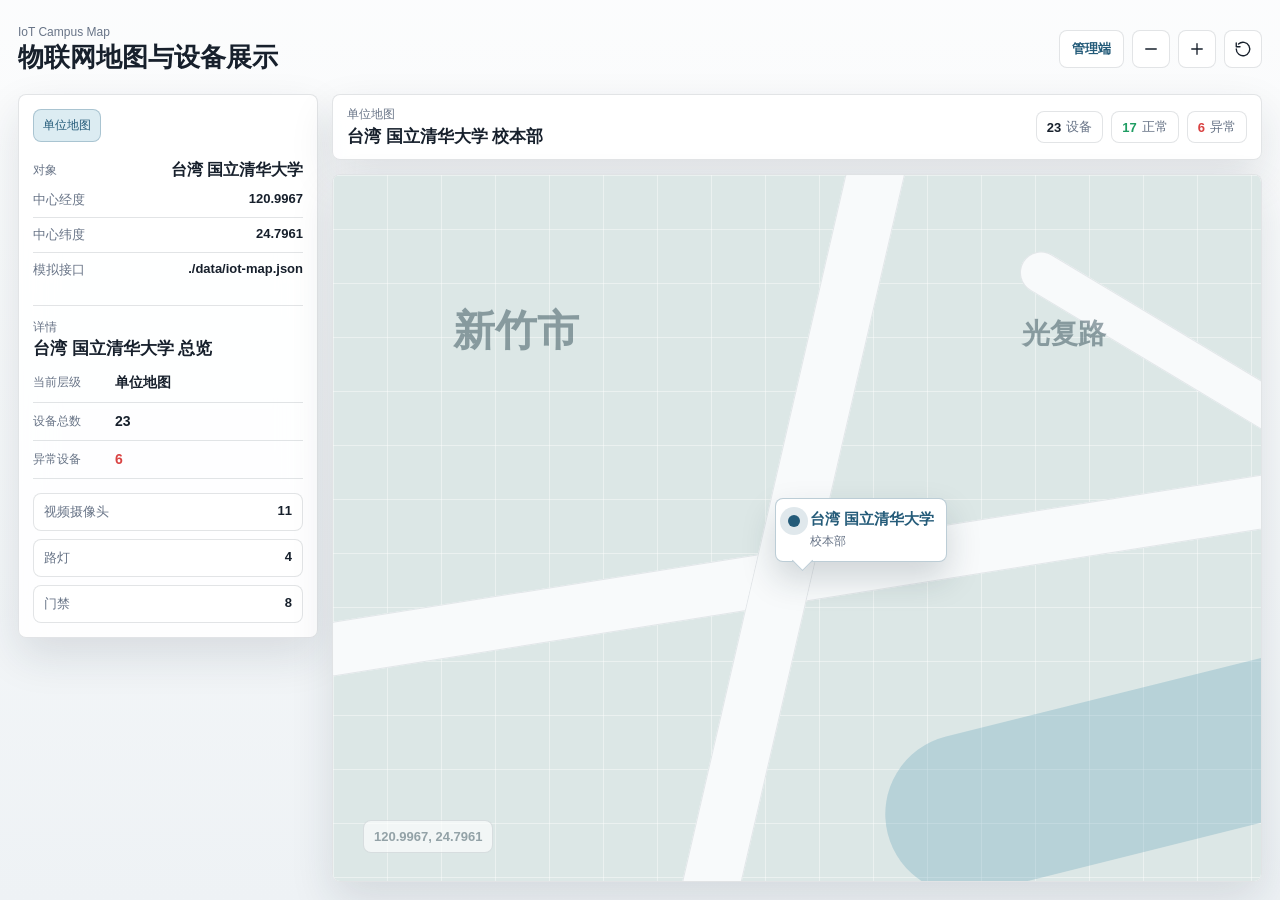
<file: index.html>
<!doctype html>
<html lang="zh-CN">
  <head>
    <meta charset="UTF-8" />
    <meta name="viewport" content="width=device-width, initial-scale=1.0" />
    <title>物联网地图与设备展示 Demo</title>
    <link rel="icon" href="data:," />
    <link rel="stylesheet" href="./styles.css" />
  </head>
  <body>
    <div class="app-shell">
      <header class="topbar">
        <div class="brand-block">
          <p class="eyebrow">IoT Campus Map</p>
          <h1>物联网地图与设备展示</h1>
        </div>

        <div class="topbar-actions" aria-label="地图操作">
          <a class="admin-link" href="./admin.html">管理端</a>
          <button class="icon-button" id="zoom-out" type="button" aria-label="缩小" title="缩小">
            <svg viewBox="0 0 24 24" aria-hidden="true"><path d="M5 12h14" /></svg>
          </button>
          <button class="icon-button" id="zoom-in" type="button" aria-label="放大" title="放大">
            <svg viewBox="0 0 24 24" aria-hidden="true"><path d="M12 5v14M5 12h14" /></svg>
          </button>
          <button class="icon-button" id="reset-view" type="button" aria-label="重置视图" title="重置视图">
            <svg viewBox="0 0 24 24" aria-hidden="true"><path d="M3 12a9 9 0 1 0 3-6.7M3 4v5h5" /></svg>
          </button>
        </div>
      </header>

      <main class="workspace">
        <aside class="left-panel surface">
          <nav class="crumbs" id="breadcrumbs" aria-label="当前位置"></nav>

          <section>
            <div class="section-heading">
              <p class="eyebrow">对象</p>
              <strong id="scope-title">台湾 国立清华大学</strong>
            </div>
            <div id="scope-list" class="scope-list"></div>
          </section>

          <section id="floor-section" class="floor-section is-hidden">
            <div class="section-heading">
              <p class="eyebrow">楼层</p>
              <strong id="floor-title">楼层切换</strong>
            </div>
            <div id="floor-list" class="floor-list"></div>
          </section>

          <section class="detail-panel" aria-live="polite">
            <p class="eyebrow">详情</p>
            <div id="detail-content"></div>
          </section>
        </aside>

        <section class="stage-shell">
          <div class="stage-header surface">
            <div>
              <p class="eyebrow" id="stage-label">单位地图</p>
              <h2 id="stage-title">台湾 国立清华大学</h2>
            </div>
            <div class="status-summary" id="status-summary"></div>
          </div>

          <div class="stage surface" id="stage" aria-label="地图和平面图画布">
            <div class="floor-rail is-hidden" id="floor-rail"></div>
            <div class="viewport" id="viewport">
              <div class="scene" id="scene"></div>
            </div>
          </div>
        </section>

      </main>
    </div>

    <script src="./mock-api.js"></script>
    <script src="./app.js"></script>
  </body>
</html>
</file>
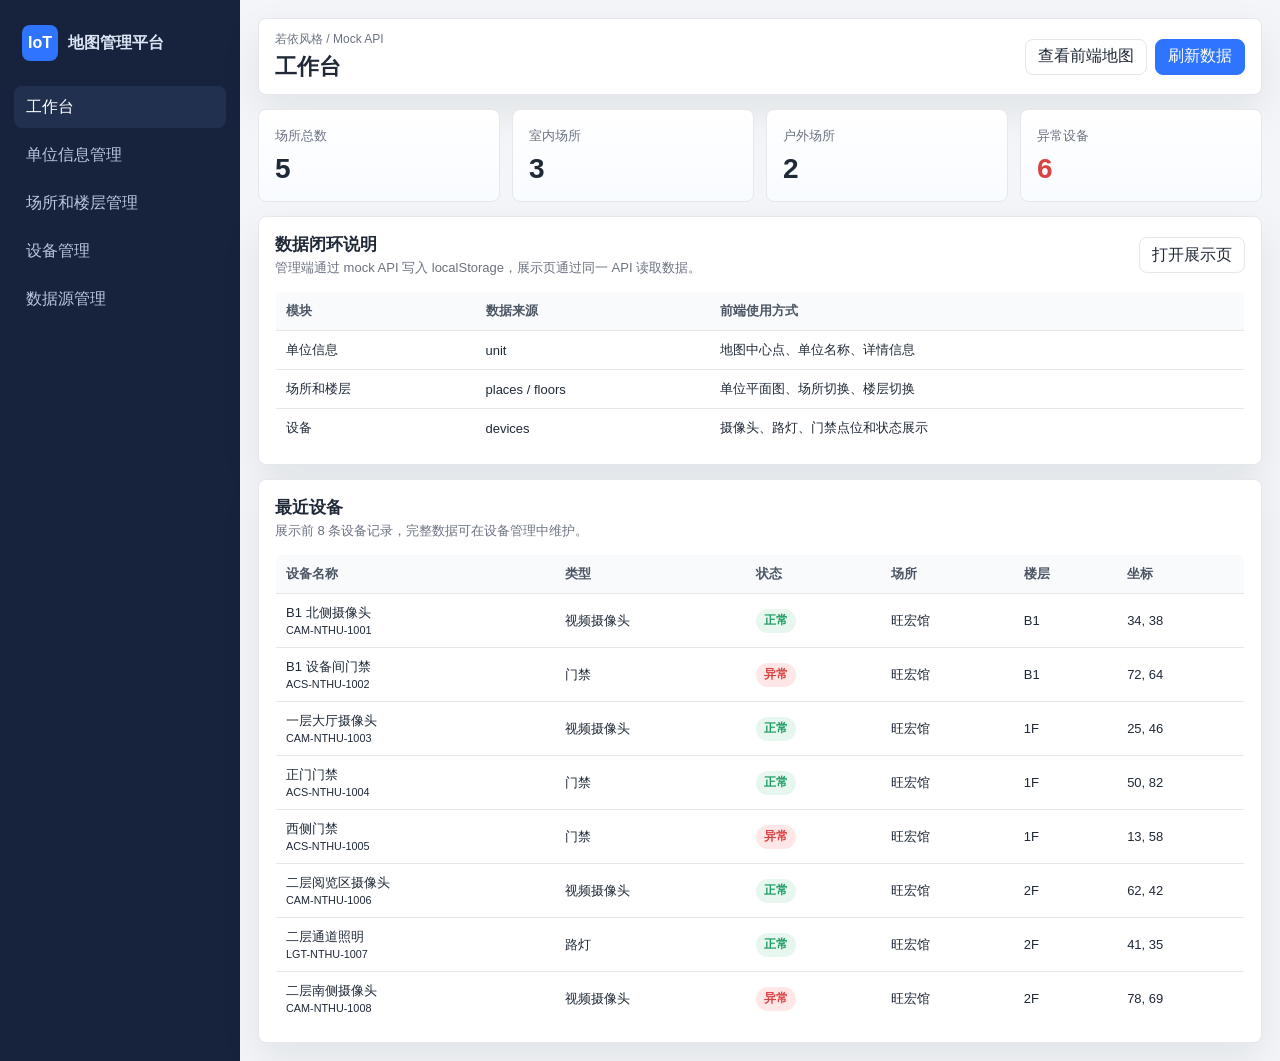
<file: admin.html>
<!doctype html>
<html lang="zh-CN">
  <head>
    <meta charset="UTF-8" />
    <meta name="viewport" content="width=device-width, initial-scale=1.0" />
    <title>物联网地图管理端</title>
    <link rel="icon" href="data:," />
    <link rel="stylesheet" href="./admin.css" />
  </head>
  <body>
    <div class="admin-layout">
      <aside class="admin-sidebar">
        <div class="admin-logo">
          <span>IoT</span>
          <strong>地图管理平台</strong>
        </div>
        <nav class="admin-menu" aria-label="管理菜单">
          <button class="is-active" data-module="dashboard" type="button">工作台</button>
          <button data-module="unit" type="button">单位信息管理</button>
          <button data-module="places" type="button">场所和楼层管理</button>
          <button data-module="devices" type="button">设备管理</button>
          <button data-module="data" type="button">数据源管理</button>
        </nav>
      </aside>

      <main class="admin-main">
        <header class="admin-topbar">
          <div>
            <p>若依风格 / Mock API</p>
            <h1 id="page-title">工作台</h1>
          </div>
          <div class="topbar-actions">
            <a class="ghost-link" href="./index.html">查看前端地图</a>
            <button class="primary-button" id="refresh-data" type="button">刷新数据</button>
          </div>
        </header>

        <section class="content-shell" id="admin-content" aria-live="polite"></section>
      </main>
    </div>

    <dialog class="admin-dialog" id="entity-dialog">
      <form method="dialog" id="entity-form">
        <div class="dialog-head">
          <h2 id="dialog-title">编辑</h2>
          <button class="icon-close" value="cancel" type="submit" aria-label="关闭">×</button>
        </div>
        <div class="dialog-body" id="dialog-body"></div>
        <div class="dialog-actions">
          <button class="ghost-button" value="cancel" type="submit">取消</button>
          <button class="primary-button" id="dialog-save" value="save" type="submit">保存</button>
        </div>
      </form>
    </dialog>

    <script src="./mock-api.js"></script>
    <script src="./admin.js"></script>
  </body>
</html>
</file>
<file: styles.css>
:root {
  color-scheme: light;
  --bg: #eef2f5;
  --surface: rgba(255, 255, 255, 0.88);
  --surface-strong: #ffffff;
  --line: rgba(34, 48, 64, 0.13);
  --line-strong: rgba(34, 48, 64, 0.24);
  --text: #17202c;
  --muted: #687487;
  --brand: #245b79;
  --brand-soft: #dcecf2;
  --green: #1f9d63;
  --green-soft: #dff5e9;
  --red: #d94343;
  --red-soft: #ffe4e4;
  --amber: #c88a1d;
  --shadow: 0 18px 44px rgba(26, 42, 58, 0.12);
}

* {
  box-sizing: border-box;
}

html,
body {
  min-height: 100%;
}

body {
  margin: 0;
  color: var(--text);
  background:
    linear-gradient(180deg, rgba(255, 255, 255, 0.8), rgba(238, 242, 245, 0.92)),
    #eef2f5;
  font-family:
    -apple-system,
    BlinkMacSystemFont,
    "SF Pro Text",
    "PingFang SC",
    "Hiragino Sans GB",
    "Microsoft YaHei",
    sans-serif;
  letter-spacing: 0;
}

button {
  color: inherit;
  font: inherit;
}

.app-shell {
  min-height: 100vh;
  padding: 18px;
}

.surface {
  border: 1px solid var(--line);
  border-radius: 8px;
  background: var(--surface);
  box-shadow: var(--shadow);
  backdrop-filter: blur(18px);
}

.topbar {
  display: flex;
  min-height: 62px;
  align-items: center;
  justify-content: space-between;
  gap: 18px;
  margin-bottom: 14px;
}

.brand-block {
  min-width: 0;
}

.eyebrow {
  margin: 0 0 4px;
  color: var(--muted);
  font-size: 12px;
  line-height: 1.2;
}

h1,
h2,
p {
  margin-top: 0;
}

h1 {
  margin-bottom: 0;
  font-size: 26px;
  line-height: 1.15;
}

h2 {
  margin-bottom: 0;
  font-size: 17px;
  line-height: 1.25;
}

.topbar-actions {
  display: flex;
  align-items: center;
  gap: 8px;
}

.admin-link {
  display: inline-flex;
  min-height: 38px;
  align-items: center;
  border: 1px solid var(--line);
  border-radius: 8px;
  background: var(--surface-strong);
  padding: 0 12px;
  color: var(--brand);
  font-size: 13px;
  font-weight: 700;
  text-decoration: none;
}

.admin-link:hover {
  border-color: var(--line-strong);
  background: #fff;
}

.icon-button {
  display: inline-grid;
  width: 38px;
  height: 38px;
  place-items: center;
  border: 1px solid var(--line);
  border-radius: 8px;
  background: var(--surface-strong);
  cursor: pointer;
  transition:
    border-color 150ms ease,
    transform 150ms ease,
    background 150ms ease;
}

.icon-button:hover,
.scope-item:hover,
.floor-button:hover,
.crumb:hover,
.device-marker:hover,
.unit-marker:hover {
  border-color: var(--line-strong);
  background: #fff;
}

.icon-button:active,
.scope-item:active,
.floor-button:active,
.crumb:active,
.unit-marker:active {
  transform: translateY(1px);
}

svg {
  width: 18px;
  height: 18px;
  fill: none;
  stroke: currentColor;
  stroke-linecap: round;
  stroke-linejoin: round;
  stroke-width: 1.8;
}

.workspace {
  display: grid;
  grid-template-columns: 300px minmax(680px, 1fr);
  gap: 14px;
  align-items: start;
}

.left-panel {
  position: sticky;
  top: 18px;
  min-width: 0;
  padding: 14px;
}

.left-panel {
  display: grid;
  gap: 18px;
}

.detail-panel {
  min-width: 0;
  border-top: 1px solid var(--line);
  padding-top: 14px;
}

.crumbs {
  display: flex;
  flex-wrap: wrap;
  gap: 6px;
}

.crumb {
  border: 1px solid var(--line);
  border-radius: 8px;
  background: var(--surface-strong);
  padding: 7px 9px;
  color: var(--muted);
  font-size: 12px;
  cursor: pointer;
}

.crumb.is-current {
  border-color: rgba(36, 91, 121, 0.28);
  background: var(--brand-soft);
  color: var(--brand);
  cursor: default;
}

.section-heading {
  display: flex;
  align-items: end;
  justify-content: space-between;
  gap: 10px;
  margin-bottom: 10px;
}

.section-heading > strong {
  min-width: 0;
  overflow-wrap: anywhere;
  text-align: right;
}

.scope-list,
.floor-list {
  display: grid;
  gap: 8px;
}

.scope-item {
  display: flex;
  width: 100%;
  min-height: 54px;
  align-items: center;
  justify-content: space-between;
  gap: 12px;
  border: 1px solid var(--line);
  border-radius: 8px;
  background: rgba(255, 255, 255, 0.64);
  padding: 9px 11px;
  text-align: left;
  cursor: pointer;
}

.scope-item span {
  display: grid;
  min-width: 0;
  gap: 3px;
}

.scope-item strong {
  overflow: hidden;
  text-overflow: ellipsis;
  white-space: nowrap;
  font-size: 14px;
}

.scope-item small {
  color: var(--muted);
  font-size: 12px;
}

.scope-item em {
  min-width: 26px;
  border-radius: 8px;
  background: #f1f5f7;
  padding: 4px 0;
  color: var(--brand);
  font-size: 12px;
  font-style: normal;
  font-weight: 700;
  text-align: center;
}

.scope-item.is-active {
  border-color: rgba(36, 91, 121, 0.35);
  background: var(--brand-soft);
}

.info-stack {
  display: grid;
  gap: 8px;
  color: var(--muted);
  font-size: 13px;
}

.info-stack span {
  display: grid;
  grid-template-columns: 82px minmax(0, 1fr);
  gap: 12px;
  border-bottom: 1px solid var(--line);
  padding-bottom: 8px;
}

.info-stack span:last-child {
  border-bottom: 0;
}

.info-stack strong {
  color: var(--text);
  font-weight: 650;
  overflow-wrap: anywhere;
  text-align: right;
}

.floor-section.is-hidden,
.floor-rail.is-hidden {
  display: none;
}

.floor-list {
  grid-template-columns: repeat(3, minmax(0, 1fr));
}

.floor-button {
  min-height: 38px;
  border: 1px solid var(--line);
  border-radius: 8px;
  background: var(--surface-strong);
  color: var(--muted);
  font-weight: 700;
  cursor: pointer;
}

.floor-button.is-active {
  border-color: rgba(36, 91, 121, 0.42);
  background: var(--brand);
  color: #fff;
}

.stage-shell {
  min-width: 0;
  display: grid;
  grid-template-rows: auto minmax(0, 1fr);
  gap: 14px;
  height: calc(100vh - 112px);
}

.stage-header {
  display: flex;
  min-height: 66px;
  align-items: center;
  justify-content: space-between;
  gap: 14px;
  margin-bottom: 0;
  padding: 12px 14px;
}

.status-summary {
  display: flex;
  flex-wrap: wrap;
  justify-content: flex-end;
  gap: 8px;
}

.status-summary span {
  display: inline-flex;
  min-height: 32px;
  align-items: center;
  gap: 5px;
  border: 1px solid var(--line);
  border-radius: 8px;
  background: var(--surface-strong);
  padding: 0 10px;
  color: var(--muted);
  font-size: 13px;
}

.status-summary b {
  color: var(--text);
}

.status-summary .normal b {
  color: var(--green);
}

.status-summary .abnormal b {
  color: var(--red);
}

.stage {
  position: relative;
  height: 100%;
  min-height: 0;
  overflow: hidden;
}

.viewport {
  position: absolute;
  inset: 0;
  overflow: hidden;
  cursor: grab;
  touch-action: none;
}

.viewport.is-dragging {
  cursor: grabbing;
}

.scene {
  position: absolute;
  top: 0;
  left: 0;
  width: 100%;
  height: 100%;
  transform-origin: 0 0;
}

.map-scene {
  background:
    linear-gradient(90deg, rgba(255, 255, 255, 0.42) 1px, transparent 1px),
    linear-gradient(rgba(255, 255, 255, 0.42) 1px, transparent 1px),
    #dce7e6;
  background-size: 54px 54px;
}

.mock-map,
.campus-ground,
.floor-ground,
.outdoor-ground {
  position: absolute;
  inset: 0;
  overflow: hidden;
}

.map-road {
  position: absolute;
  border-radius: 999px;
  background: #f8fafb;
  box-shadow: inset 0 0 0 1px rgba(112, 124, 135, 0.16);
}

.road-a {
  left: -90px;
  top: 360px;
  width: 1280px;
  height: 54px;
  transform: rotate(-9deg);
}

.road-b {
  left: 430px;
  top: -70px;
  width: 58px;
  height: 860px;
  transform: rotate(13deg);
}

.road-c {
  left: 650px;
  top: 210px;
  width: 560px;
  height: 42px;
  transform: rotate(31deg);
}

.map-river {
  position: absolute;
  right: -70px;
  bottom: 22px;
  width: 450px;
  height: 160px;
  border-radius: 999px 0 0 999px;
  background: rgba(86, 155, 181, 0.28);
  transform: rotate(-14deg);
}

.map-district,
.map-coordinate {
  position: absolute;
  color: rgba(32, 59, 72, 0.45);
  font-weight: 800;
}

.district-a {
  left: 120px;
  top: 128px;
  font-size: 42px;
}

.district-b {
  right: 155px;
  top: 140px;
  font-size: 28px;
}

.map-coordinate {
  left: 30px;
  bottom: 28px;
  border: 1px solid rgba(32, 59, 72, 0.13);
  border-radius: 8px;
  background: rgba(255, 255, 255, 0.62);
  padding: 8px 10px;
  font-size: 13px;
}

.unit-marker {
  position: absolute;
  display: grid;
  min-width: 146px;
  min-height: 64px;
  gap: 3px;
  border: 1px solid rgba(36, 91, 121, 0.3);
  border-radius: 8px;
  background: #fff;
  padding: 11px 12px 11px 34px;
  pointer-events: auto;
  text-align: left;
  transform: translate(-22px, -44px);
  cursor: pointer;
  box-shadow: 0 16px 34px rgba(21, 45, 58, 0.18);
}

.unit-marker:hover {
  border-color: rgba(36, 91, 121, 0.42);
  background: #fff;
  box-shadow: 0 18px 38px rgba(21, 45, 58, 0.2);
}

.unit-marker:active {
  transform: translate(-22px, -44px);
}

.unit-marker::after {
  position: absolute;
  left: 19px;
  bottom: -7px;
  width: 14px;
  height: 14px;
  background: #fff;
  border-right: 1px solid rgba(36, 91, 121, 0.3);
  border-bottom: 1px solid rgba(36, 91, 121, 0.3);
  content: "";
  transform: rotate(45deg);
}

.unit-marker strong {
  color: var(--brand);
  font-size: 15px;
}

.unit-marker small {
  color: var(--muted);
  font-size: 12px;
}

.pulse {
  position: absolute;
  left: 12px;
  top: 16px;
  width: 12px;
  height: 12px;
  border-radius: 999px;
  background: var(--brand);
  box-shadow: 0 0 0 8px rgba(36, 91, 121, 0.14);
}

.plan-scene {
  background: #edf2ee;
}

.campus-ground {
  background:
    linear-gradient(90deg, rgba(69, 96, 82, 0.08) 1px, transparent 1px),
    linear-gradient(rgba(69, 96, 82, 0.08) 1px, transparent 1px),
    #e6eee6;
  background-size: 44px 44px;
}

.campus-road {
  position: absolute;
  background: #f9fbfa;
  box-shadow: inset 0 0 0 1px rgba(95, 111, 103, 0.13);
}

.campus-road.horizontal {
  left: -70px;
  top: 55%;
  width: 1250px;
  height: 58px;
  transform: rotate(-4deg);
}

.campus-road.vertical {
  left: 39%;
  top: -80px;
  width: 56px;
  height: 900px;
  transform: rotate(8deg);
}

.campus-water {
  position: absolute;
  left: 7%;
  bottom: 8%;
  width: 34%;
  height: 14%;
  border-radius: 999px;
  background: rgba(83, 157, 184, 0.26);
}

.campus-green {
  position: absolute;
  border-radius: 999px;
  background: rgba(91, 159, 99, 0.16);
}

.green-a {
  left: 10%;
  top: 12%;
  width: 23%;
  height: 18%;
}

.green-b {
  right: 8%;
  bottom: 9%;
  width: 20%;
  height: 19%;
}

.campus-label {
  position: absolute;
  color: rgba(47, 83, 64, 0.32);
  font-size: 28px;
  font-weight: 800;
}

.campus-label.north {
  left: 13%;
  top: 18%;
}

.campus-label.south {
  right: 13%;
  bottom: 17%;
}

.place-zone {
  position: absolute;
  display: block;
  border: 0;
  background: transparent;
  color: var(--brand);
  text-align: center;
  cursor: pointer;
}

.place-zone.outdoor {
  color: #2f7040;
}

.place-footprint {
  position: absolute;
  inset: 0;
  display: block;
  clip-path: var(--footprint);
  background:
    linear-gradient(135deg, rgba(255, 255, 255, 0.24), rgba(255, 255, 255, 0)),
    rgba(255, 255, 255, 0.76);
  box-shadow: inset 0 0 0 2px rgba(36, 91, 121, 0.46);
  filter: drop-shadow(0 13px 20px rgba(24, 44, 58, 0.15));
  pointer-events: none;
  transition:
    background 150ms ease,
    filter 150ms ease,
    transform 150ms ease;
}

.place-footprint::after {
  position: absolute;
  inset: 13%;
  border: 1px solid rgba(36, 91, 121, 0.16);
  content: "";
  clip-path: var(--footprint);
}

.place-zone.outdoor .place-footprint {
  background:
    linear-gradient(135deg, rgba(255, 255, 255, 0.24), rgba(255, 255, 255, 0)),
    rgba(228, 247, 230, 0.78);
  box-shadow: inset 0 0 0 2px rgba(72, 142, 82, 0.48);
}

.place-zone:hover .place-footprint {
  background:
    linear-gradient(135deg, rgba(255, 255, 255, 0.38), rgba(255, 255, 255, 0.04)),
    rgba(255, 255, 255, 0.9);
  filter: drop-shadow(0 16px 24px rgba(24, 44, 58, 0.18));
}

.place-zone.outdoor:hover .place-footprint {
  background:
    linear-gradient(135deg, rgba(255, 255, 255, 0.38), rgba(255, 255, 255, 0.04)),
    rgba(228, 247, 230, 0.9);
}

.place-zone:active .place-footprint {
  transform: translateY(1px);
}

.place-label {
  position: absolute;
  left: 50%;
  top: 50%;
  display: grid;
  min-width: 92px;
  gap: 3px;
  border: 1px solid rgba(36, 91, 121, 0.16);
  border-radius: 8px;
  background: rgba(255, 255, 255, 0.86);
  padding: 7px 10px;
  pointer-events: none;
  transform: translate(-50%, -50%);
}

.place-label strong {
  font-size: 15px;
  line-height: 1.15;
}

.place-label small {
  color: currentColor;
  font-size: 11px;
  line-height: 1.2;
  opacity: 0.72;
}

.floor-ground,
.outdoor-ground {
  background: transparent;
}

.floor-ground {
  position: absolute;
  inset: 0;
  padding: 26px 34px;
}

.floor-plan-image {
  position: absolute;
  inset: 26px 34px;
  display: block;
  width: calc(100% - 68px);
  height: calc(100% - 52px);
  max-width: 100%;
  max-height: 100%;
  border: 1px solid rgba(84, 102, 116, 0.28);
  border-radius: 8px;
  background: #fbfbf7;
  object-fit: contain;
  object-position: center center;
  box-shadow: 0 18px 40px rgba(24, 44, 58, 0.14);
  user-select: none;
  -webkit-user-drag: none;
}

.room,
.stairs {
  position: absolute;
  display: grid;
  place-items: center;
  border: 2px solid rgba(84, 102, 116, 0.24);
  border-radius: 8px;
  background: rgba(255, 255, 255, 0.74);
  color: rgba(42, 56, 68, 0.62);
  font-size: 18px;
  font-weight: 750;
}

.room-a {
  left: 10%;
  top: 14%;
  width: 32%;
  height: 26%;
}

.room-b {
  left: 47%;
  top: 15%;
  width: 35%;
  height: 38%;
}

.room-c {
  left: 18%;
  top: 56%;
  width: 26%;
  height: 24%;
}

.corridor-main {
  position: absolute;
  left: 8%;
  top: 45%;
  width: 78%;
  height: 9%;
  border-radius: 999px;
  background: rgba(210, 218, 222, 0.7);
}

.stairs {
  width: 12%;
  height: 12%;
  font-size: 14px;
}

.stairs-a {
  left: 55%;
  top: 62%;
}

.stairs-b {
  left: 72%;
  top: 62%;
}

.teaching-layout .room-a {
  left: 12%;
  top: 18%;
  width: 22%;
  height: 46%;
}

.teaching-layout .room-b {
  left: 39%;
  top: 18%;
  width: 42%;
  height: 28%;
}

.lab-layout .room-c {
  left: 58%;
  top: 58%;
}

.outdoor-track {
  position: absolute;
  left: 18%;
  top: 17%;
  width: 64%;
  height: 58%;
  border: 28px solid rgba(198, 123, 72, 0.28);
  border-radius: 999px;
  background: rgba(79, 148, 84, 0.16);
}

.gate-layout .outdoor-track {
  left: 39%;
  top: 12%;
  width: 18%;
  height: 72%;
  border: 0;
  border-radius: 8px;
  background: rgba(255, 255, 255, 0.78);
  box-shadow: inset 0 0 0 2px rgba(84, 102, 116, 0.24);
}

.outdoor-path {
  position: absolute;
  border-radius: 999px;
  background: rgba(255, 255, 255, 0.72);
  box-shadow: inset 0 0 0 1px rgba(91, 108, 112, 0.14);
}

.path-a {
  left: -8%;
  top: 48%;
  width: 116%;
  height: 42px;
}

.path-b {
  left: 50%;
  top: -10%;
  width: 42px;
  height: 120%;
}

.outdoor-label {
  position: absolute;
  left: 42%;
  top: 43%;
  color: rgba(47, 83, 64, 0.52);
  font-size: 28px;
  font-weight: 850;
}

.device-marker {
  position: absolute;
  display: inline-grid;
  width: 34px;
  height: 34px;
  place-items: center;
  border: 2px solid #fff;
  border-radius: 999px;
  color: #fff;
  cursor: pointer;
  transform: translate(-50%, -50%);
  box-shadow: 0 10px 20px rgba(20, 32, 40, 0.22);
}

.device-marker.is-normal {
  background: var(--green);
}

.device-marker.is-abnormal {
  background: var(--red);
}

.device-marker.is-selected {
  outline: 4px solid rgba(36, 91, 121, 0.22);
}

.device-marker svg {
  width: 18px;
  height: 18px;
}

.floor-rail {
  position: absolute;
  z-index: 5;
  left: 16px;
  top: 50%;
  display: grid;
  width: 62px;
  gap: 7px;
  border: 1px solid rgba(34, 48, 64, 0.14);
  border-radius: 8px;
  background: rgba(255, 255, 255, 0.86);
  padding: 8px;
  box-shadow: 0 14px 30px rgba(24, 44, 58, 0.13);
  backdrop-filter: blur(14px);
  -webkit-backdrop-filter: blur(14px);
  pointer-events: auto;
  transform: translateY(-50%);
}

.floor-rail .floor-button {
  min-height: 42px;
  border-color: transparent;
  background: transparent;
  color: var(--muted);
  box-shadow: none;
}

.floor-rail .floor-button:hover {
  border-color: rgba(36, 91, 121, 0.18);
  background: var(--brand-soft);
  color: var(--brand);
}

.floor-rail .floor-button.is-active {
  border-color: var(--brand);
  background: var(--brand);
  color: #fff;
  box-shadow: 0 8px 16px rgba(36, 91, 121, 0.22);
}

.detail-block h2 {
  margin: 0 0 14px;
}

.detail-block dl {
  display: grid;
  gap: 10px;
  margin: 0;
}

.detail-block dl div {
  display: grid;
  grid-template-columns: 72px minmax(0, 1fr);
  gap: 10px;
  border-bottom: 1px solid var(--line);
  padding-bottom: 10px;
}

.detail-block dt {
  color: var(--muted);
  font-size: 12px;
}

.detail-block dd {
  min-width: 0;
  margin: 0;
  overflow-wrap: anywhere;
  font-size: 14px;
  font-weight: 650;
}

.text-normal {
  color: var(--green);
}

.text-abnormal {
  color: var(--red);
}

.type-stats {
  display: grid;
  gap: 8px;
  margin-top: 14px;
}

.type-stats span {
  display: flex;
  justify-content: space-between;
  border: 1px solid var(--line);
  border-radius: 8px;
  background: var(--surface-strong);
  padding: 9px 10px;
  color: var(--muted);
  font-size: 13px;
}

.type-stats strong {
  color: var(--text);
}

.load-error {
  display: grid;
  height: 100%;
  place-items: center;
  color: var(--red);
  font-weight: 700;
}

@media (max-width: 1100px) {
  .workspace {
    grid-template-columns: 260px minmax(0, 1fr);
  }
}

@media (max-width: 900px) {
  .app-shell {
    padding: 12px;
  }

  .topbar,
  .stage-header {
    align-items: stretch;
    flex-direction: column;
  }

  .workspace {
    grid-template-columns: 1fr;
  }

  .left-panel {
    position: static;
  }

  .stage {
    height: 68vh;
    min-height: 460px;
  }

  .stage-shell {
    height: auto;
  }

  .scene {
    width: 100%;
    height: 100%;
  }

  .status-summary {
    justify-content: flex-start;
  }
}
</file>
<file: admin.css>
:root {
  color-scheme: light;
  --bg: #f3f5f8;
  --sidebar: #17233d;
  --sidebar-soft: #21304f;
  --primary: #2f74ff;
  --primary-soft: #e8f0ff;
  --success: #1f9d63;
  --danger: #d94343;
  --warning: #c88a1d;
  --text: #1f2937;
  --muted: #6b7280;
  --line: #e5e7eb;
  --surface: #ffffff;
  --shadow: 0 16px 40px rgba(16, 24, 40, 0.08);
}

* {
  box-sizing: border-box;
}

body {
  margin: 0;
  background: var(--bg);
  color: var(--text);
  font-family:
    -apple-system,
    BlinkMacSystemFont,
    "SF Pro Text",
    "PingFang SC",
    "Microsoft YaHei",
    sans-serif;
  letter-spacing: 0;
}

button,
input,
select,
textarea {
  font: inherit;
}

button {
  cursor: pointer;
}

.admin-layout {
  display: grid;
  grid-template-columns: 240px minmax(0, 1fr);
  min-height: 100vh;
}

.admin-sidebar {
  background: var(--sidebar);
  color: #dce5f5;
  padding: 18px 14px;
}

.admin-logo {
  display: flex;
  align-items: center;
  gap: 10px;
  min-height: 50px;
  margin-bottom: 18px;
  padding: 0 8px;
}

.admin-logo span {
  display: grid;
  width: 36px;
  height: 36px;
  place-items: center;
  border-radius: 8px;
  background: var(--primary);
  color: #fff;
  font-weight: 800;
}

.admin-logo strong {
  font-size: 16px;
}

.admin-menu {
  display: grid;
  gap: 6px;
}

.admin-menu button {
  min-height: 42px;
  border: 0;
  border-radius: 8px;
  background: transparent;
  color: #b9c7dc;
  padding: 0 12px;
  text-align: left;
}

.admin-menu button:hover,
.admin-menu button.is-active {
  background: var(--sidebar-soft);
  color: #fff;
}

.admin-main {
  min-width: 0;
  padding: 18px;
}

.admin-topbar {
  display: flex;
  align-items: center;
  justify-content: space-between;
  gap: 16px;
  min-height: 68px;
  margin-bottom: 14px;
  border: 1px solid var(--line);
  border-radius: 8px;
  background: var(--surface);
  padding: 12px 16px;
  box-shadow: var(--shadow);
}

.admin-topbar p,
.admin-topbar h1 {
  margin: 0;
}

.admin-topbar p {
  color: var(--muted);
  font-size: 12px;
}

.admin-topbar h1 {
  margin-top: 4px;
  font-size: 22px;
}

.topbar-actions,
.toolbar,
.table-actions,
.dialog-actions {
  display: flex;
  flex-wrap: wrap;
  align-items: center;
  gap: 8px;
}

.content-shell {
  display: grid;
  gap: 14px;
}

.panel {
  border: 1px solid var(--line);
  border-radius: 8px;
  background: var(--surface);
  padding: 16px;
  box-shadow: var(--shadow);
}

.panel-head {
  display: flex;
  align-items: center;
  justify-content: space-between;
  gap: 12px;
  margin-bottom: 14px;
}

.panel-head h2 {
  margin: 0;
  font-size: 17px;
}

.panel-head p {
  margin: 3px 0 0;
  color: var(--muted);
  font-size: 13px;
}

.stats-grid {
  display: grid;
  grid-template-columns: repeat(4, minmax(0, 1fr));
  gap: 12px;
}

.stat-card {
  border: 1px solid var(--line);
  border-radius: 8px;
  background: linear-gradient(180deg, #fff, #f8fbff);
  padding: 16px;
}

.stat-card span {
  color: var(--muted);
  font-size: 13px;
}

.stat-card strong {
  display: block;
  margin-top: 8px;
  font-size: 28px;
}

.stat-card.danger strong {
  color: var(--danger);
}

.query-form {
  display: grid;
  grid-template-columns: repeat(4, minmax(0, 1fr)) auto;
  gap: 10px;
  align-items: end;
}

.form-grid {
  display: grid;
  grid-template-columns: repeat(2, minmax(0, 1fr));
  gap: 12px;
}

.field {
  display: grid;
  gap: 6px;
}

.field.full {
  grid-column: 1 / -1;
}

.field label {
  color: var(--muted);
  font-size: 12px;
}

.field input,
.field select,
.field textarea {
  width: 100%;
  min-height: 38px;
  border: 1px solid var(--line);
  border-radius: 8px;
  background: #fff;
  padding: 8px 10px;
  color: var(--text);
}

.field textarea {
  min-height: 92px;
  resize: vertical;
}

.primary-button,
.ghost-button,
.danger-button,
.ghost-link,
.link-button {
  display: inline-flex;
  min-height: 36px;
  align-items: center;
  justify-content: center;
  gap: 6px;
  border-radius: 8px;
  padding: 0 12px;
  text-decoration: none;
}

.primary-button {
  border: 1px solid var(--primary);
  background: var(--primary);
  color: #fff;
}

.ghost-button,
.ghost-link,
.link-button {
  border: 1px solid var(--line);
  background: #fff;
  color: var(--text);
}

.danger-button {
  border: 1px solid rgba(217, 67, 67, 0.24);
  background: #fff3f3;
  color: var(--danger);
}

.link-button {
  min-height: 30px;
  padding: 0 9px;
  font-size: 12px;
}

.data-table {
  width: 100%;
  border-collapse: collapse;
  overflow: hidden;
  border: 1px solid var(--line);
  border-radius: 8px;
  background: #fff;
}

.data-table th,
.data-table td {
  border-bottom: 1px solid var(--line);
  padding: 10px;
  text-align: left;
  vertical-align: middle;
  font-size: 13px;
}

.data-table th {
  background: #f8fafc;
  color: #4b5563;
  font-weight: 700;
}

.data-table tr:last-child td {
  border-bottom: 0;
}

.data-table tr.is-selected td {
  background: var(--primary-soft);
}

.badge {
  display: inline-flex;
  min-height: 24px;
  align-items: center;
  border-radius: 999px;
  padding: 0 8px;
  font-size: 12px;
  font-weight: 700;
}

.badge.blue {
  background: var(--primary-soft);
  color: var(--primary);
}

.badge.green {
  background: #e7f7ef;
  color: var(--success);
}

.badge.red {
  background: #ffe7e7;
  color: var(--danger);
}

.badge.gray {
  background: #f3f4f6;
  color: #4b5563;
}

.split-grid {
  display: grid;
  grid-template-columns: minmax(0, 1.1fr) minmax(360px, 0.9fr);
  gap: 14px;
}

.admin-dialog {
  width: min(760px, calc(100vw - 36px));
  border: 0;
  border-radius: 8px;
  padding: 0;
  box-shadow: 0 24px 70px rgba(15, 23, 42, 0.24);
}

.admin-dialog::backdrop {
  background: rgba(15, 23, 42, 0.36);
}

.dialog-head,
.dialog-actions {
  padding: 14px 16px;
}

.dialog-head {
  display: flex;
  align-items: center;
  justify-content: space-between;
  border-bottom: 1px solid var(--line);
}

.dialog-head h2 {
  margin: 0;
  font-size: 18px;
}

.dialog-body {
  padding: 16px;
}

.dialog-actions {
  justify-content: flex-end;
  border-top: 1px solid var(--line);
  background: #f8fafc;
}

.icon-close {
  width: 32px;
  height: 32px;
  border: 1px solid var(--line);
  border-radius: 8px;
  background: #fff;
  font-size: 20px;
}

.empty {
  border: 1px dashed var(--line);
  border-radius: 8px;
  padding: 26px;
  color: var(--muted);
  text-align: center;
}

.json-box {
  min-height: 340px;
  font-family: "SFMono-Regular", Consolas, monospace;
  font-size: 12px;
}

@media (max-width: 1100px) {
  .admin-layout {
    grid-template-columns: 1fr;
  }

  .admin-sidebar {
    position: static;
  }

  .admin-menu {
    grid-template-columns: repeat(3, minmax(0, 1fr));
  }

  .query-form,
  .stats-grid,
  .split-grid {
    grid-template-columns: 1fr;
  }
}
</file>
